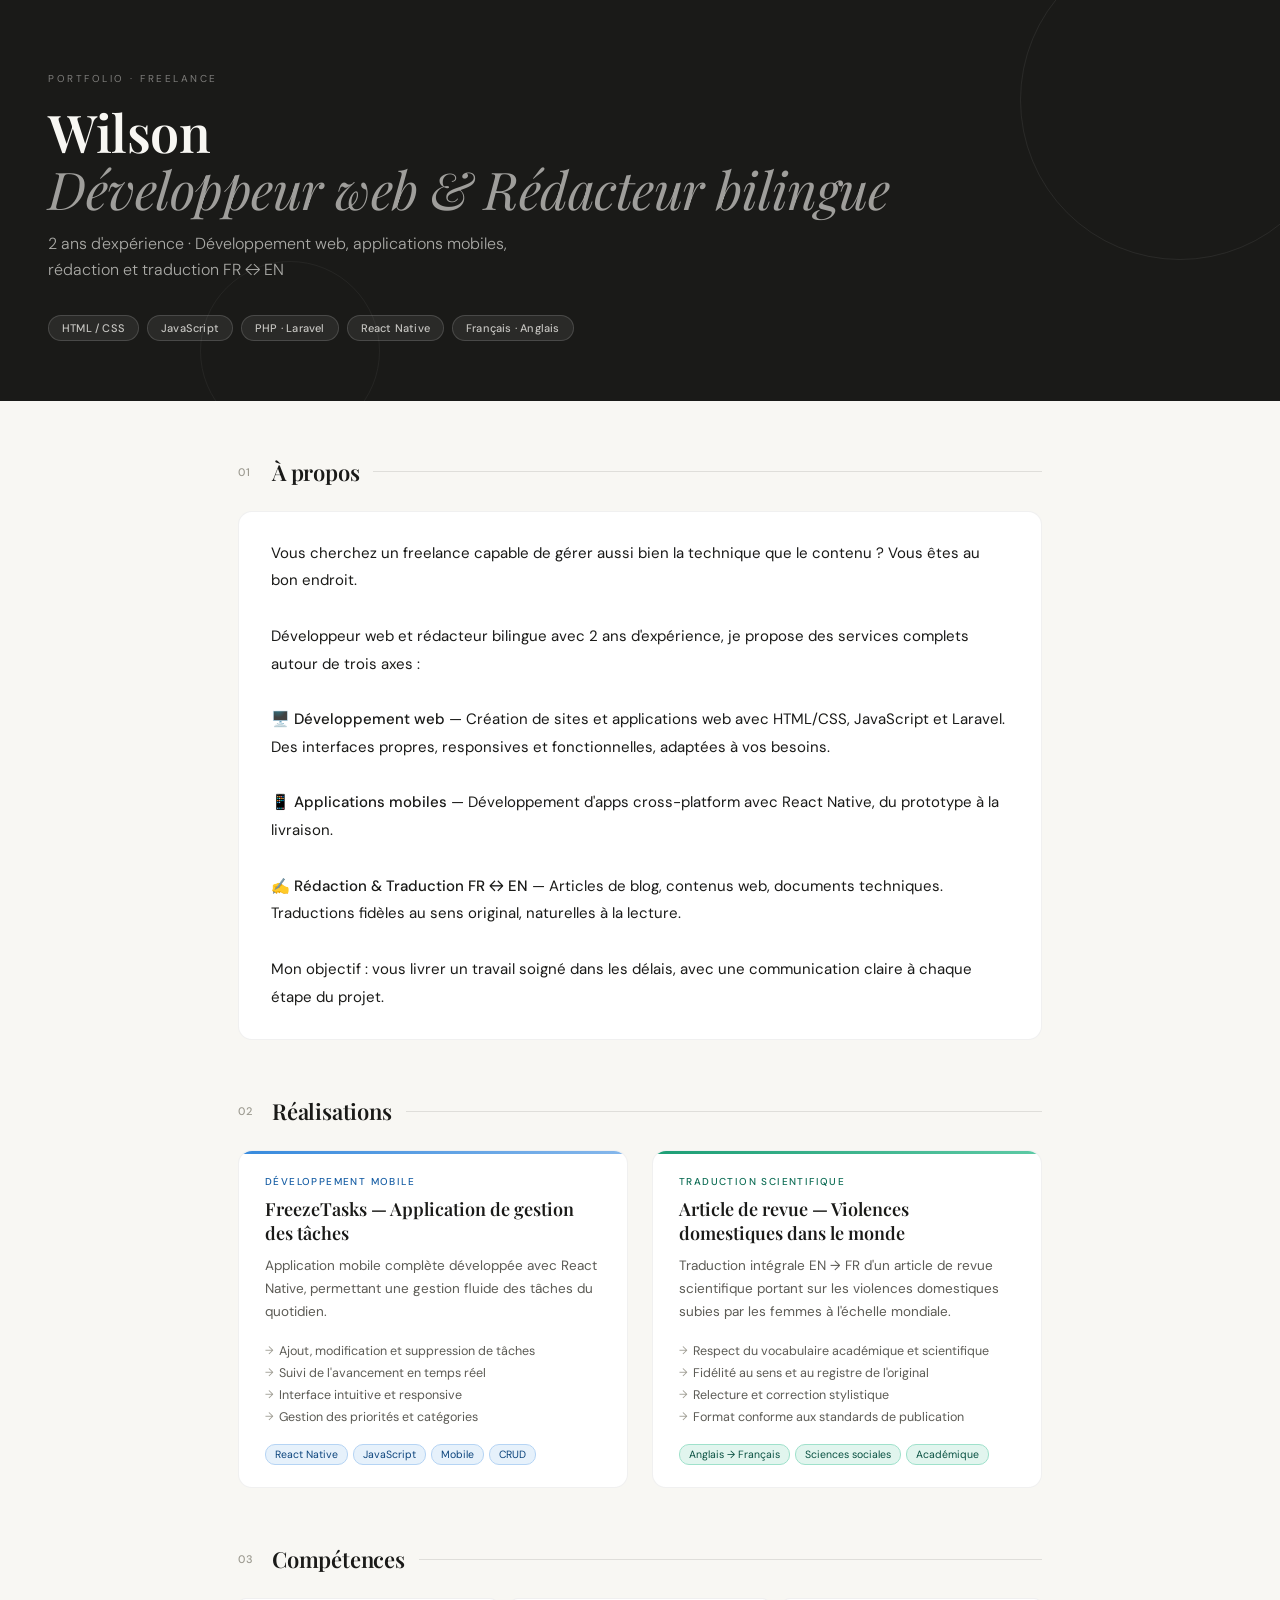
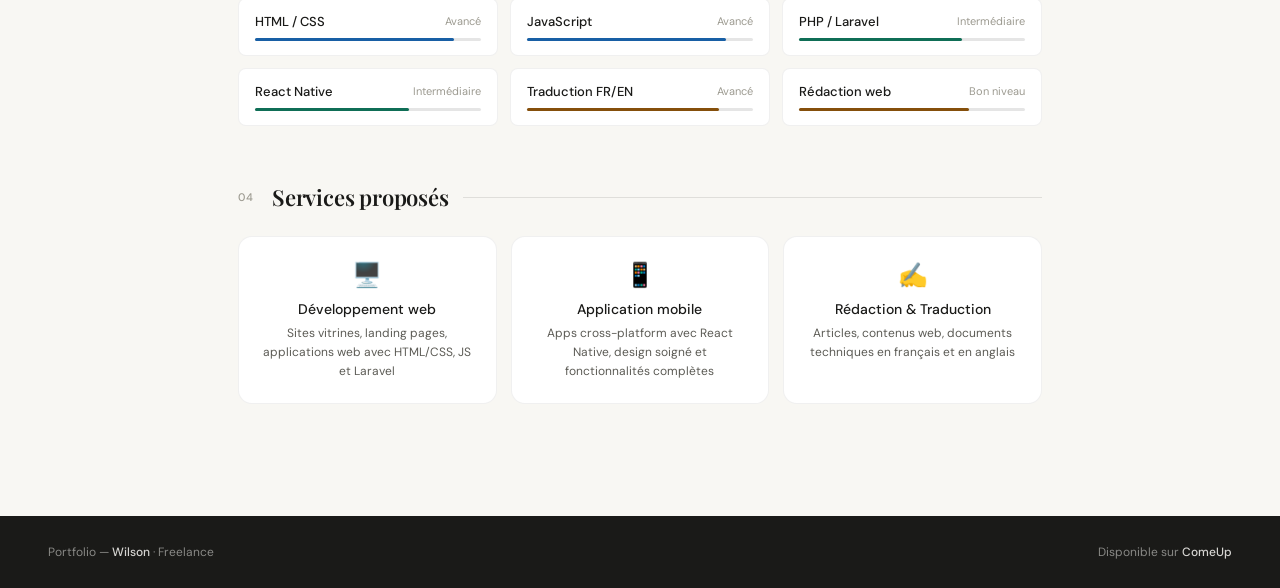
<file: portfolio_comeup.html>
<!DOCTYPE html>
<html lang="fr">
<head>
  <meta charset="UTF-8" />
  <meta name="viewport" content="width=device-width, initial-scale=1.0"/>
  <title>Portfolio — Développeur Web & Rédacteur Bilingue</title>
  <link href="https://fonts.googleapis.com/css2?family=Playfair+Display:ital,wght@0,400;0,600;1,400&family=DM+Sans:wght@300;400;500&display=swap" rel="stylesheet"/>
  <style>
    *, *::before, *::after { box-sizing: border-box; margin: 0; padding: 0; }

    :root {
      --bg:        #F8F7F3;
      --bg2:       #FFFFFF;
      --txt:       #1A1A18;
      --txt2:      #5C5B55;
      --txt3:      #9C9A90;
      --border:    rgba(0,0,0,0.10);
      --border2:   rgba(0,0,0,0.06);
      --blue-bg:   #E6F1FB;
      --blue-txt:  #0C447C;
      --blue-bd:   #B5D4F4;
      --green-bg:  #E1F5EE;
      --green-txt: #085041;
      --green-bd:  #9FE1CB;
      --amber-bg:  #FAEEDA;
      --amber-txt: #633806;
      --amber-bd:  #FAC775;
      --accent:    #1A1A18;
      --radius:    14px;
      --radius-sm: 8px;
    }

    html { scroll-behavior: smooth; }

    body {
      font-family: 'DM Sans', sans-serif;
      background: var(--bg);
      color: var(--txt);
      min-height: 100vh;
      padding: 0;
    }

    /* ── HERO ── */
    .hero {
      background: var(--accent);
      color: #F8F7F3;
      padding: 72px 48px 60px;
      position: relative;
      overflow: hidden;
    }

    .hero::before {
      content: '';
      position: absolute;
      top: -60px; right: -60px;
      width: 320px; height: 320px;
      border-radius: 50%;
      border: 1px solid rgba(255,255,255,0.07);
    }

    .hero::after {
      content: '';
      position: absolute;
      bottom: -40px; left: 200px;
      width: 180px; height: 180px;
      border-radius: 50%;
      border: 1px solid rgba(255,255,255,0.05);
    }

    .hero-label {
      font-size: 10px;
      letter-spacing: 2.5px;
      text-transform: uppercase;
      color: rgba(248,247,243,0.45);
      margin-bottom: 18px;
      font-weight: 400;
    }

    .hero-name {
      font-family: 'Playfair Display', serif;
      font-size: clamp(36px, 6vw, 52px);
      font-weight: 600;
      line-height: 1.1;
      letter-spacing: -0.5px;
      margin-bottom: 14px;
    }

    .hero-name em {
      font-style: italic;
      font-weight: 400;
      color: rgba(248,247,243,0.6);
    }

    .hero-tagline {
      font-size: 16px;
      font-weight: 300;
      color: rgba(248,247,243,0.65);
      max-width: 480px;
      line-height: 1.6;
      margin-bottom: 32px;
    }

    .hero-badges {
      display: flex;
      flex-wrap: wrap;
      gap: 8px;
    }

    .hbadge {
      font-size: 11px;
      font-weight: 500;
      padding: 5px 13px;
      border-radius: 20px;
      border: 1px solid rgba(255,255,255,0.15);
      color: rgba(248,247,243,0.75);
      background: rgba(255,255,255,0.07);
      letter-spacing: 0.2px;
    }

    /* ── LAYOUT ── */
    .container {
      max-width: 900px;
      margin: 0 auto;
      padding: 56px 48px;
    }

    .grid-2 {
      display: grid;
      grid-template-columns: 1fr 1fr;
      gap: 24px;
    }

    /* ── SECTION ── */
    .section { margin-bottom: 56px; }

    .section-header {
      display: flex;
      align-items: center;
      gap: 14px;
      margin-bottom: 24px;
    }

    .section-num {
      font-size: 11px;
      font-weight: 500;
      color: var(--txt3);
      letter-spacing: 0.5px;
      min-width: 20px;
    }

    .section-title {
      font-family: 'Playfair Display', serif;
      font-size: 22px;
      font-weight: 600;
      letter-spacing: -0.2px;
    }

    .section-line {
      flex: 1;
      height: 0.5px;
      background: var(--border);
    }

    /* ── DESCRIPTION ── */
    .desc-card {
      background: var(--bg2);
      border: 1px solid var(--border2);
      border-radius: var(--radius);
      padding: 28px 32px;
    }

    .desc-block {
      font-size: 15px;
      line-height: 1.85;
      color: var(--txt);
      white-space: pre-line;
    }

    .desc-block strong {
      font-weight: 500;
      color: var(--txt);
    }

    /* ── PROJECT CARDS ── */
    .project-card {
      background: var(--bg2);
      border: 1px solid var(--border2);
      border-radius: var(--radius);
      padding: 24px 26px 22px;
      transition: border-color 0.2s, transform 0.2s;
      position: relative;
      overflow: hidden;
    }

    .project-card::before {
      content: '';
      position: absolute;
      top: 0; left: 0; right: 0;
      height: 3px;
    }

    .project-card.dev::before  { background: linear-gradient(90deg, #378ADD, #85B7EB); }
    .project-card.trans::before{ background: linear-gradient(90deg, #1D9E75, #5DCAA5); }

    .project-card:hover { border-color: var(--border); transform: translateY(-2px); }

    .project-type {
      font-size: 10px;
      font-weight: 500;
      letter-spacing: 1.4px;
      text-transform: uppercase;
      margin-bottom: 10px;
    }

    .project-card.dev   .project-type { color: #185FA5; }
    .project-card.trans .project-type { color: #0F6E56; }

    .project-title {
      font-family: 'Playfair Display', serif;
      font-size: 18px;
      font-weight: 600;
      margin-bottom: 10px;
      line-height: 1.3;
    }

    .project-desc {
      font-size: 13.5px;
      color: var(--txt2);
      line-height: 1.7;
      margin-bottom: 16px;
    }

    .project-features {
      list-style: none;
      margin-bottom: 16px;
    }

    .project-features li {
      font-size: 12.5px;
      color: var(--txt2);
      padding: 3px 0;
      padding-left: 14px;
      position: relative;
    }

    .project-features li::before {
      content: '→';
      position: absolute;
      left: 0;
      color: var(--txt3);
      font-size: 11px;
    }

    .project-tags {
      display: flex;
      flex-wrap: wrap;
      gap: 5px;
    }

    .ptag {
      font-size: 10.5px;
      padding: 3px 9px;
      border-radius: 10px;
      font-weight: 400;
    }

    .project-card.dev   .ptag { background: var(--blue-bg);  color: var(--blue-txt);  border: 1px solid var(--blue-bd); }
    .project-card.trans .ptag { background: var(--green-bg); color: var(--green-txt); border: 1px solid var(--green-bd); }

    /* ── SKILLS ── */
    .skills-grid {
      display: grid;
      grid-template-columns: repeat(3, 1fr);
      gap: 12px;
    }

    .skill-item {
      background: var(--bg2);
      border: 1px solid var(--border2);
      border-radius: var(--radius-sm);
      padding: 14px 16px;
    }

    .skill-header {
      display: flex;
      justify-content: space-between;
      align-items: center;
      margin-bottom: 8px;
    }

    .skill-name {
      font-size: 13px;
      font-weight: 500;
    }

    .skill-level {
      font-size: 11px;
      color: var(--txt3);
    }

    .skill-bar-bg {
      height: 3px;
      background: var(--border);
      border-radius: 2px;
    }

    .skill-bar-fill {
      height: 3px;
      border-radius: 2px;
    }

    .skill-bar-fill.l1 { width: 88%; background: #185FA5; }
    .skill-bar-fill.l2 { width: 88%; background: #185FA5; }
    .skill-bar-fill.l3 { width: 72%; background: #0F6E56; }
    .skill-bar-fill.l4 { width: 68%; background: #0F6E56; }
    .skill-bar-fill.l5 { width: 85%; background: #854F0B; }
    .skill-bar-fill.l6 { width: 75%; background: #854F0B; }

    /* ── SERVICES ── */
    .services-grid {
      display: grid;
      grid-template-columns: repeat(3, 1fr);
      gap: 14px;
    }

    .service-card {
      background: var(--bg2);
      border: 1px solid var(--border2);
      border-radius: var(--radius);
      padding: 22px 20px;
      text-align: center;
    }

    .service-icon {
      font-size: 24px;
      margin-bottom: 10px;
    }

    .service-name {
      font-size: 14px;
      font-weight: 500;
      margin-bottom: 6px;
    }

    .service-desc {
      font-size: 12px;
      color: var(--txt2);
      line-height: 1.6;
    }

    /* ── FOOTER ── */
    .footer {
      background: var(--accent);
      color: rgba(248,247,243,0.5);
      padding: 28px 48px;
      font-size: 12px;
      display: flex;
      justify-content: space-between;
      align-items: center;
    }

    .footer strong { color: rgba(248,247,243,0.85); font-weight: 500; }

    /* ── PRINT / EXPORT ── */
    @media print {
      .hero { -webkit-print-color-adjust: exact; print-color-adjust: exact; }
      body { background: white; }
    }

    /* ── FADE-IN ANIMATION ── */
    @keyframes fadeUp {
      from { opacity: 0; transform: translateY(16px); }
      to   { opacity: 1; transform: translateY(0); }
    }

    .section {
      animation: fadeUp 0.5s ease both;
    }

    .section:nth-child(1) { animation-delay: 0.05s; }
    .section:nth-child(2) { animation-delay: 0.12s; }
    .section:nth-child(3) { animation-delay: 0.19s; }
    .section:nth-child(4) { animation-delay: 0.26s; }
  </style>
</head>
<body>

  <!-- HERO -->
  <header class="hero">
    <p class="hero-label">Portfolio · Freelance</p>
    <h1 class="hero-name">Wilson<br><em>Développeur web &amp; Rédacteur bilingue</em></h1>
    <p class="hero-tagline">2 ans d'expérience · Développement web, applications mobiles, rédaction et traduction FR ↔ EN</p>
    <div class="hero-badges">
      <span class="hbadge">HTML / CSS</span>
      <span class="hbadge">JavaScript</span>
      <span class="hbadge">PHP · Laravel</span>
      <span class="hbadge">React Native</span>
      <span class="hbadge">Français · Anglais</span>
    </div>
  </header>

  <main class="container">

    <!-- DESCRIPTION -->
    <section class="section">
      <div class="section-header">
        <span class="section-num">01</span>
        <h2 class="section-title">À propos</h2>
        <div class="section-line"></div>
      </div>
      <div class="desc-card">
        <p class="desc-block">Vous cherchez un freelance capable de gérer aussi bien la technique que le contenu ? Vous êtes au bon endroit.

Développeur web et rédacteur bilingue avec 2 ans d'expérience, je propose des services complets autour de trois axes :

🖥️  <strong>Développement web</strong> — Création de sites et applications web avec HTML/CSS, JavaScript et Laravel. Des interfaces propres, responsives et fonctionnelles, adaptées à vos besoins.

📱  <strong>Applications mobiles</strong> — Développement d'apps cross-platform avec React Native, du prototype à la livraison.

✍️  <strong>Rédaction &amp; Traduction FR ↔ EN</strong> — Articles de blog, contenus web, documents techniques. Traductions fidèles au sens original, naturelles à la lecture.

Mon objectif : vous livrer un travail soigné dans les délais, avec une communication claire à chaque étape du projet.</p>
      </div>
    </section>

    <!-- PORTFOLIO -->
    <section class="section">
      <div class="section-header">
        <span class="section-num">02</span>
        <h2 class="section-title">Réalisations</h2>
        <div class="section-line"></div>
      </div>
      <div class="grid-2">

        <div class="project-card dev">
          <p class="project-type">Développement mobile</p>
          <h3 class="project-title">FreezeTasks — Application de gestion des tâches</h3>
          <p class="project-desc">Application mobile complète développée avec React Native, permettant une gestion fluide des tâches du quotidien.</p>
          <ul class="project-features">
            <li>Ajout, modification et suppression de tâches</li>
            <li>Suivi de l'avancement en temps réel</li>
            <li>Interface intuitive et responsive</li>
            <li>Gestion des priorités et catégories</li>
          </ul>
          <div class="project-tags">
            <span class="ptag">React Native</span>
            <span class="ptag">JavaScript</span>
            <span class="ptag">Mobile</span>
            <span class="ptag">CRUD</span>
          </div>
        </div>

        <div class="project-card trans">
          <p class="project-type">Traduction scientifique</p>
          <h3 class="project-title">Article de revue — Violences domestiques dans le monde</h3>
          <p class="project-desc">Traduction intégrale EN → FR d'un article de revue scientifique portant sur les violences domestiques subies par les femmes à l'échelle mondiale.</p>
          <ul class="project-features">
            <li>Respect du vocabulaire académique et scientifique</li>
            <li>Fidélité au sens et au registre de l'original</li>
            <li>Relecture et correction stylistique</li>
            <li>Format conforme aux standards de publication</li>
          </ul>
          <div class="project-tags">
            <span class="ptag">Anglais → Français</span>
            <span class="ptag">Sciences sociales</span>
            <span class="ptag">Académique</span>
          </div>
        </div>

      </div>
    </section>

    <!-- COMPÉTENCES -->
    <section class="section">
      <div class="section-header">
        <span class="section-num">03</span>
        <h2 class="section-title">Compétences</h2>
        <div class="section-line"></div>
      </div>
      <div class="skills-grid">
        <div class="skill-item">
          <div class="skill-header"><span class="skill-name">HTML / CSS</span><span class="skill-level">Avancé</span></div>
          <div class="skill-bar-bg"><div class="skill-bar-fill l1"></div></div>
        </div>
        <div class="skill-item">
          <div class="skill-header"><span class="skill-name">JavaScript</span><span class="skill-level">Avancé</span></div>
          <div class="skill-bar-bg"><div class="skill-bar-fill l2"></div></div>
        </div>
        <div class="skill-item">
          <div class="skill-header"><span class="skill-name">PHP / Laravel</span><span class="skill-level">Intermédiaire</span></div>
          <div class="skill-bar-bg"><div class="skill-bar-fill l3"></div></div>
        </div>
        <div class="skill-item">
          <div class="skill-header"><span class="skill-name">React Native</span><span class="skill-level">Intermédiaire</span></div>
          <div class="skill-bar-bg"><div class="skill-bar-fill l4"></div></div>
        </div>
        <div class="skill-item">
          <div class="skill-header"><span class="skill-name">Traduction FR/EN</span><span class="skill-level">Avancé</span></div>
          <div class="skill-bar-bg"><div class="skill-bar-fill l5"></div></div>
        </div>
        <div class="skill-item">
          <div class="skill-header"><span class="skill-name">Rédaction web</span><span class="skill-level">Bon niveau</span></div>
          <div class="skill-bar-bg"><div class="skill-bar-fill l6"></div></div>
        </div>
      </div>
    </section>

    <!-- SERVICES -->
    <section class="section">
      <div class="section-header">
        <span class="section-num">04</span>
        <h2 class="section-title">Services proposés</h2>
        <div class="section-line"></div>
      </div>
      <div class="services-grid">
        <div class="service-card">
          <div class="service-icon">🖥️</div>
          <div class="service-name">Développement web</div>
          <div class="service-desc">Sites vitrines, landing pages, applications web avec HTML/CSS, JS et Laravel</div>
        </div>
        <div class="service-card">
          <div class="service-icon">📱</div>
          <div class="service-name">Application mobile</div>
          <div class="service-desc">Apps cross-platform avec React Native, design soigné et fonctionnalités complètes</div>
        </div>
        <div class="service-card">
          <div class="service-icon">✍️</div>
          <div class="service-name">Rédaction & Traduction</div>
          <div class="service-desc">Articles, contenus web, documents techniques en français et en anglais</div>
        </div>
      </div>
    </section>

  </main>

  <footer class="footer">
    <span>Portfolio — <strong>Wilson</strong> · Freelance</span>
    <span>Disponible sur <strong>ComeUp</strong></span>
  </footer>

</body>
</html>
</file>
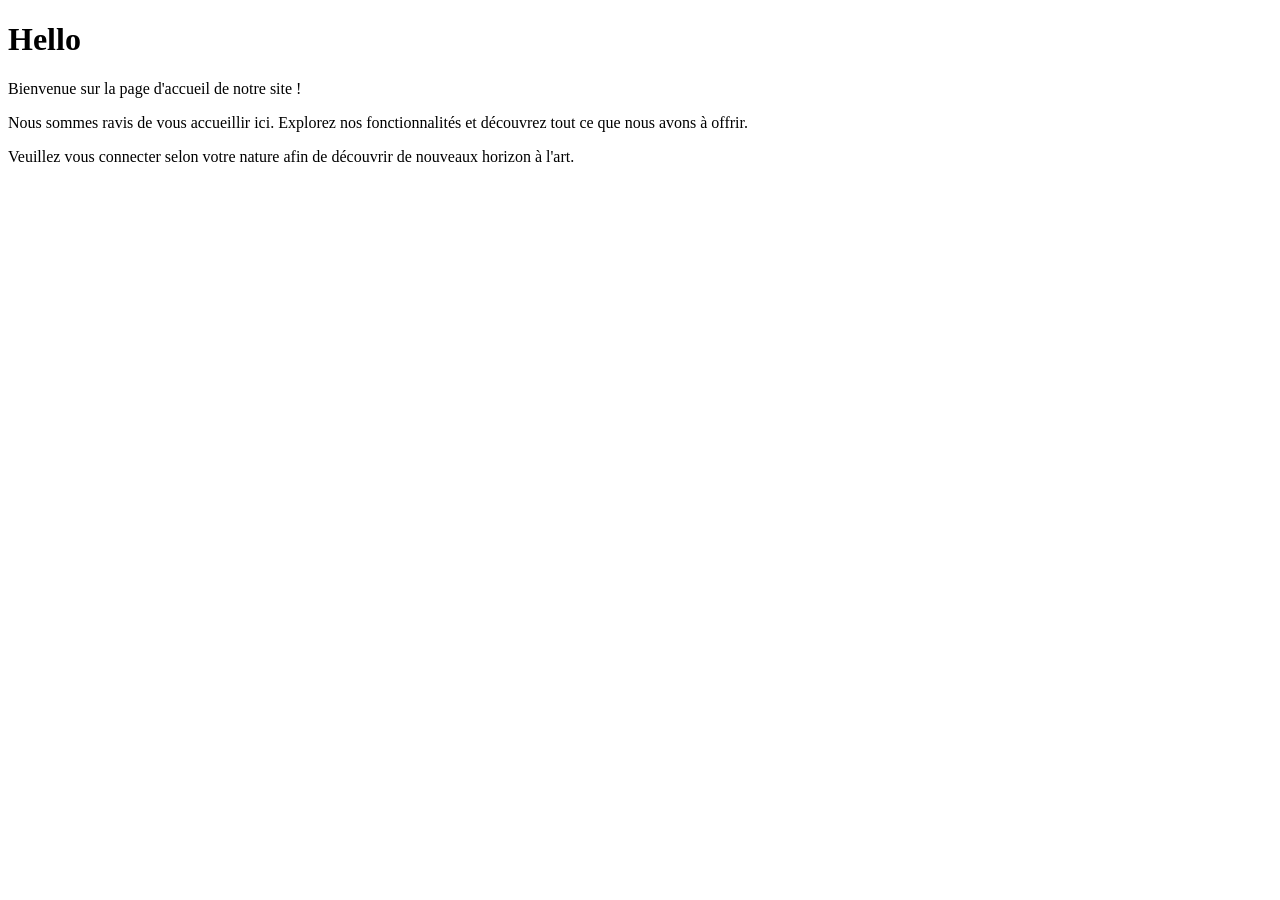
<file: front/templates/about.html>
<!DOCTYPE html>
<html lang="en">
<head>
  <meta charset="UTF-8">
  <meta name="viewport" content="width=device-width, initial-scale=1.0">
  <title>Document</title>
</head>
<body>
  <h1>Hello</h1>
  <p>Bienvenue sur la page d'accueil de notre site !</p>
  <p>Nous sommes ravis de vous accueillir ici. Explorez nos fonctionnalités et découvrez tout ce que nous avons à offrir.</p>
  <p>Veuillez vous connecter selon votre nature afin de découvrir de nouveaux horizon à l'art.</p>
  
</body>
</html>
</file>
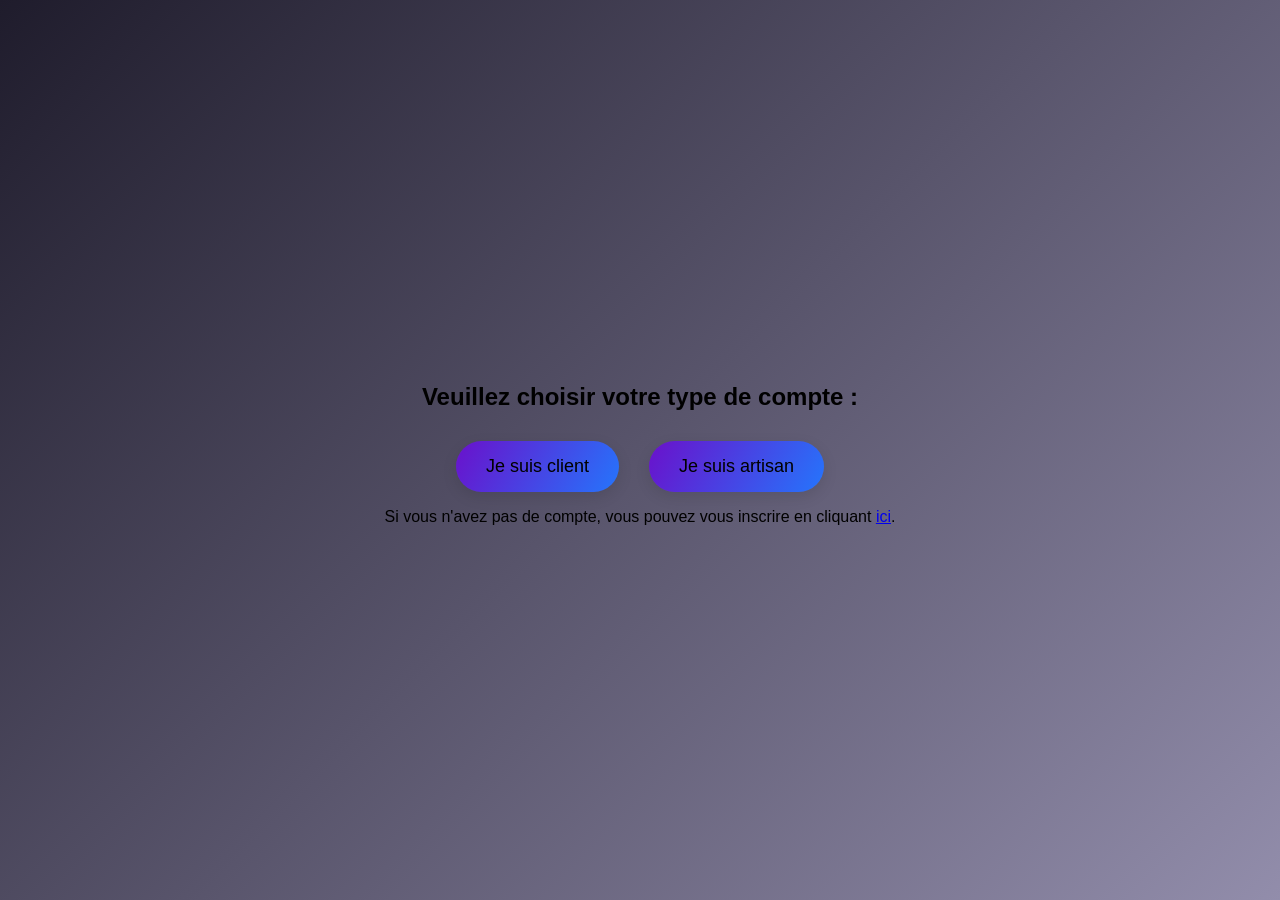
<file: front/templates/connexion.html>
<!DOCTYPE html>
<html lang="fr">
<head>
  <meta charset="UTF-8">
  <title>Choix de Connexion</title>
  <link rel="stylesheet" href="../assets/css/connexion.css" />    
</head>
<body>

<h3>Veuillez choisir votre type de compte :</h3>

<div class="tabs">
  <button id="btn-client">Je suis client</button>
  <button id="btn-artisan">Je suis artisan</button>
</div>
<div>
  <p>Si vous n'avez pas de compte, vous pouvez vous inscrire en cliquant <a href="./inscription.html">ici</a>.</p>
</div>
<script>
  const btnClient = document.getElementById('btn-client');
  const btnArtisan = document.getElementById('btn-artisan');

  btnClient.addEventListener('click', () => {
    window.location.href = './connexion_client.php';
  });

  btnArtisan.addEventListener('click', () => {
    window.location.href = './connexion_artisan.php';
  });
</script>

</body>
</html>
</file>
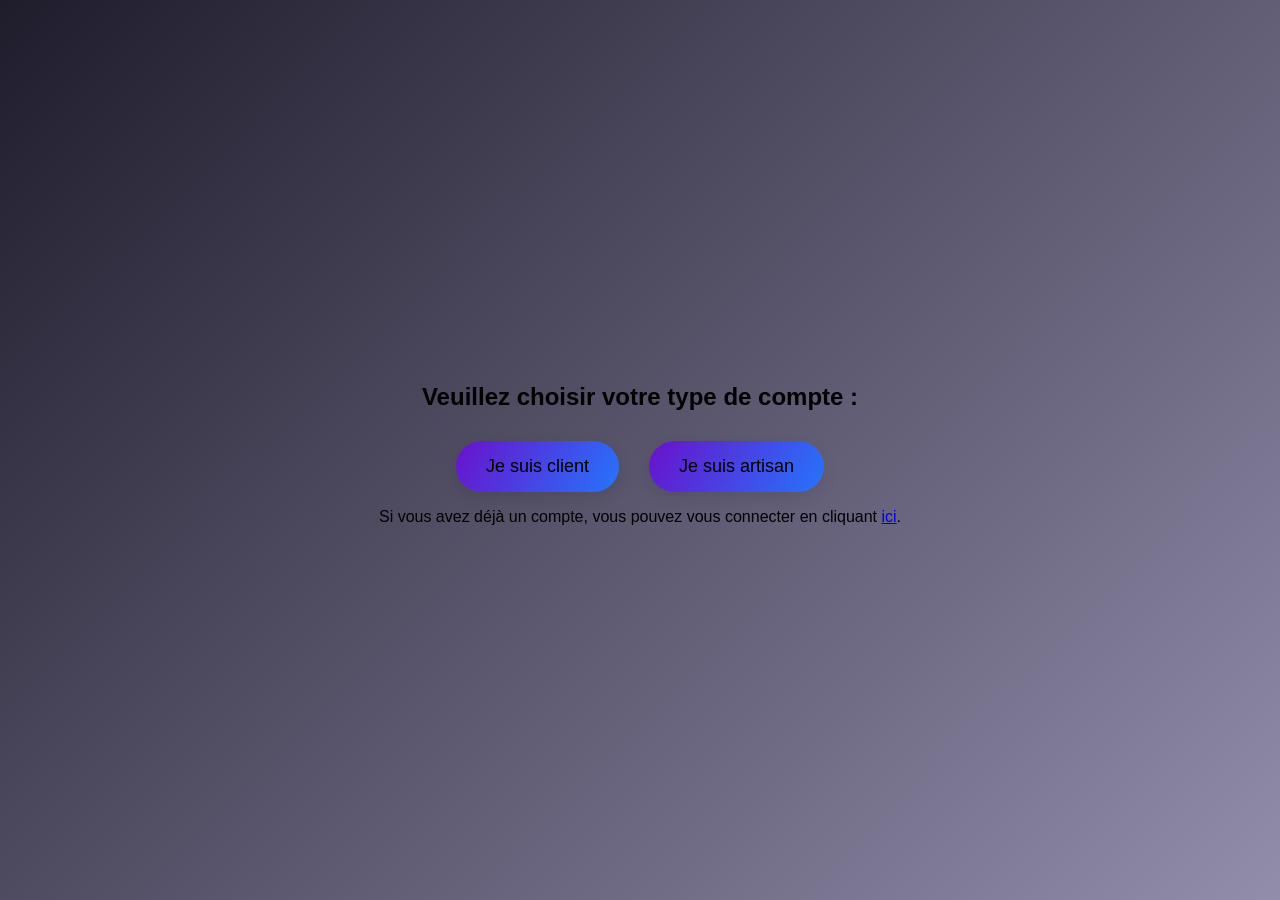
<file: front/templates/inscription.html>
<!DOCTYPE html>
<html lang="fr">
<head>
  <meta charset="UTF-8">
  <title>Choix d'inscription</title>
  <link rel="stylesheet" href="../assets/css/connexion.css" />
</head>
<body>

<h3>Veuillez choisir votre type de compte :</h3>

<div class="tabs">
  <button id="btn-client">Je suis client</button>
  <button id="btn-artisan">Je suis artisan</button>
</div>
<div>
  <p>Si vous avez déjà un compte, vous pouvez vous connecter en cliquant <a href="./connexion.html">ici</a>.</p>
</div>

<script>
  const btnClient = document.getElementById('btn-client');
  const btnArtisan = document.getElementById('btn-artisan');

  btnClient.addEventListener('click', () => {
    window.location.href = './inscription_client.php';
  });

  btnArtisan.addEventListener('click', () => {
    window.location.href = './inscription_artisan.php';
  });
</script>

</body>
</html>
</file>
<file: front/assets/css/connexion.css>
body {
  font-family: 'Segoe UI', Tahoma, Geneva, Verdana, sans-serif;
  margin: 0;
  padding: 0;
  background: linear-gradient(135deg, #1f1c2c, #928dab);
  height: 100vh;
  display: flex;
  flex-direction: column;
  justify-content: center;
  align-items: center;
  text-align: center;
}

/* Titre */
h3 {
  font-size: 24px;
  margin-bottom: 30px;
  animation: fadeInDown 0.6s ease-out;
}

/* Boutons onglets */
.tabs {
  display: flex;
  gap: 30px;
}

.tabs button {
  padding: 15px 30px;
  font-size: 18px;
  border: none;
  border-radius: 30px;
  background: linear-gradient(120deg, #6a11cb, #2575fc);
  cursor: pointer;
  transition: all 0.3s ease;
  box-shadow: 0 5px 15px rgba(0,0,0,0.1);
}

.tabs button:hover {
  background: linear-gradient(120deg, #bbb, #999);
  transform: scale(1.05);
  color: white;
}

.tabs button:active {
  transform: scale(0.98);
  box-shadow: 0 2px 10px rgba(0,0,0,0.2);
}

/* Message de redirection */
.redirect-message {
  margin-top: 40px;
  font-weight: bold;
  font-size: 18px;
  color: #555;
  animation: fadeIn 0.4s ease-in-out;
}

/* Animations */
@keyframes fadeInDown {
  from { opacity: 0; transform: translateY(-20px); }
  to { opacity: 1; transform: translateY(0); }
}

@keyframes fadeIn {
  from { opacity: 0; }
  to { opacity: 1; }
}
</file>
